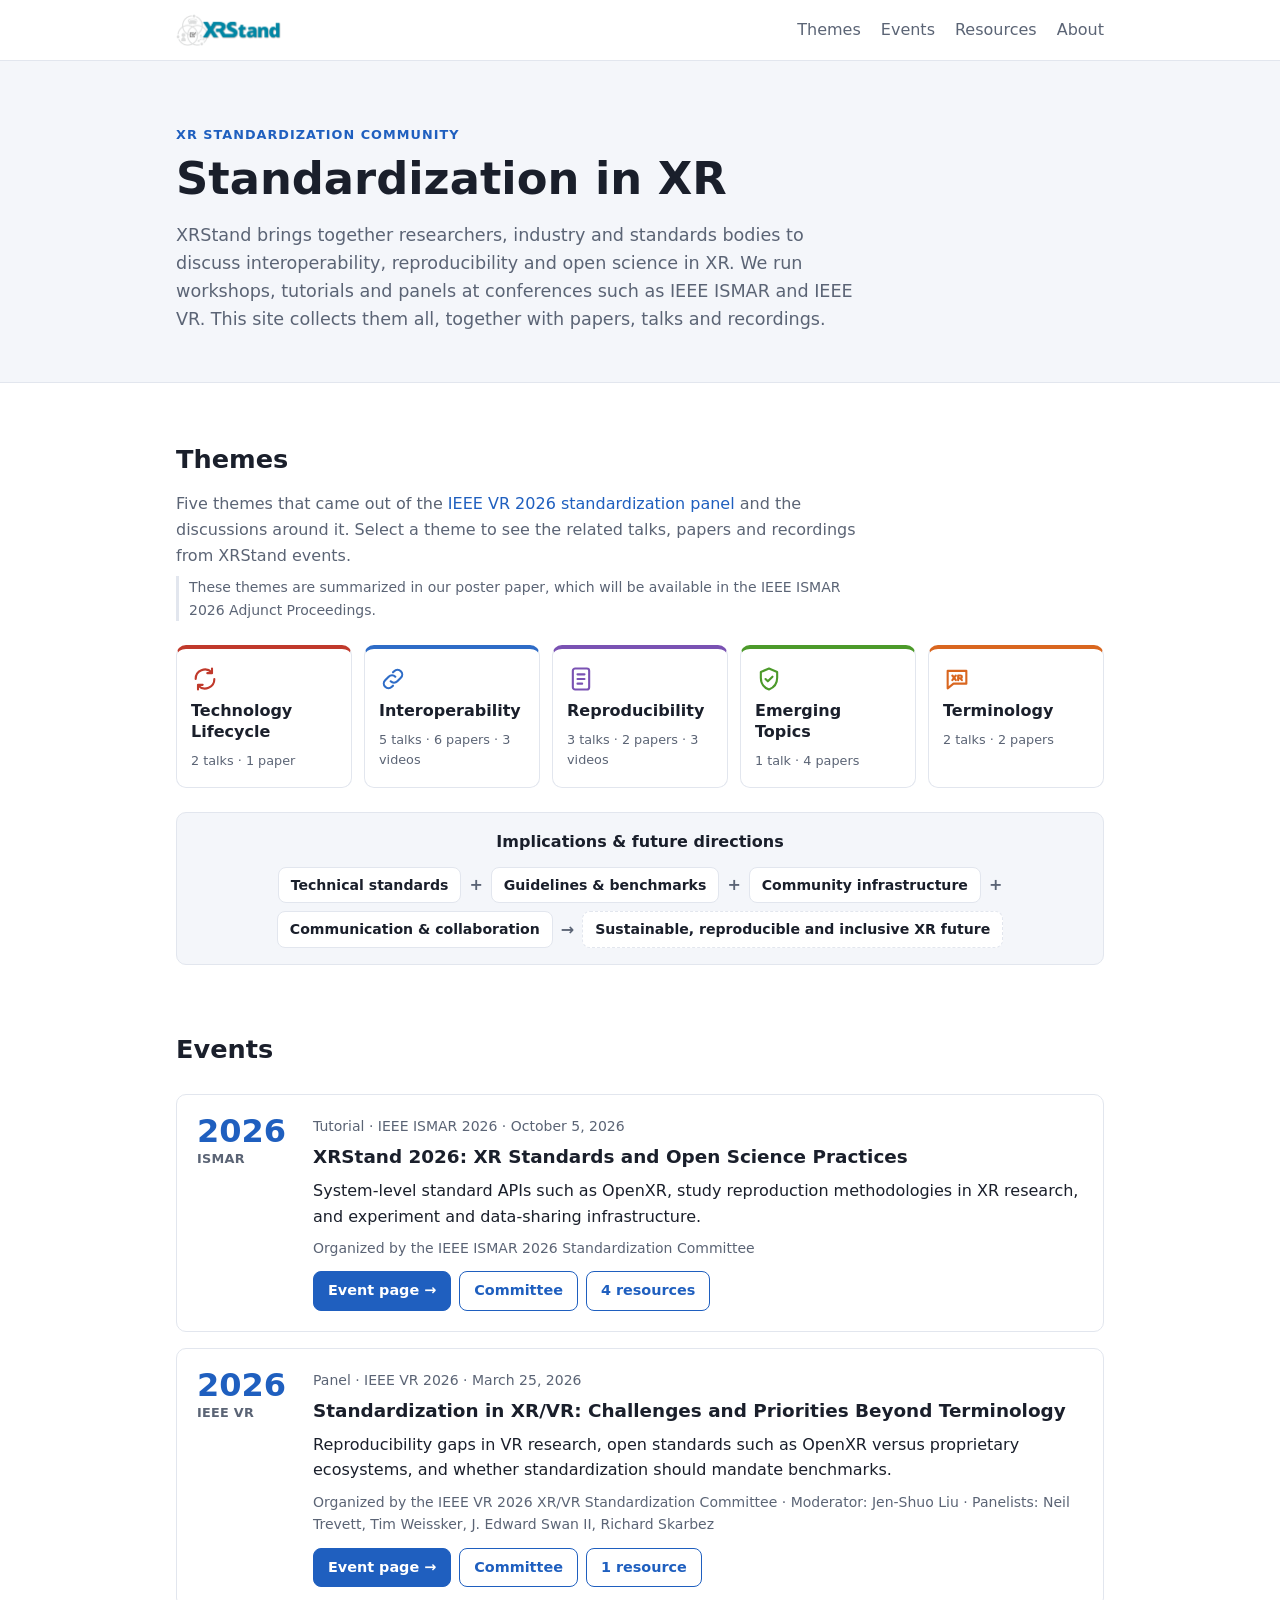
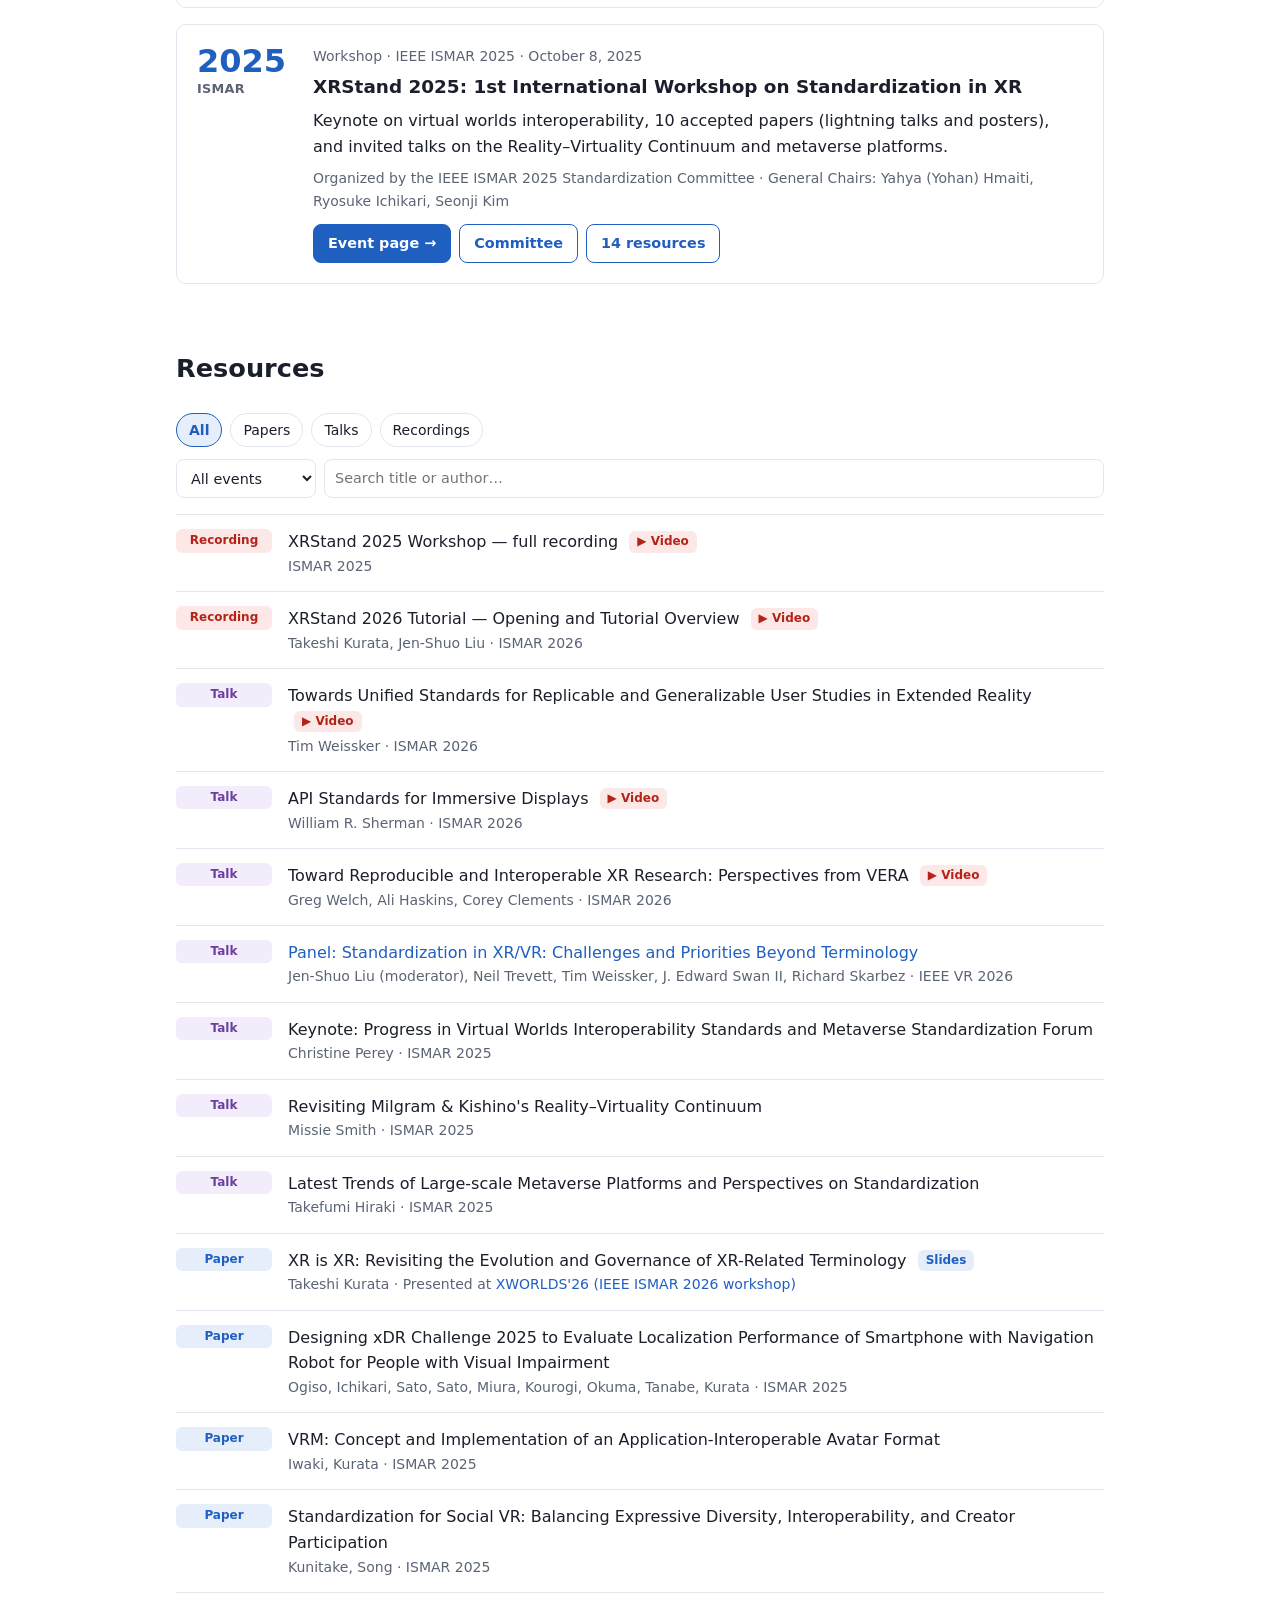
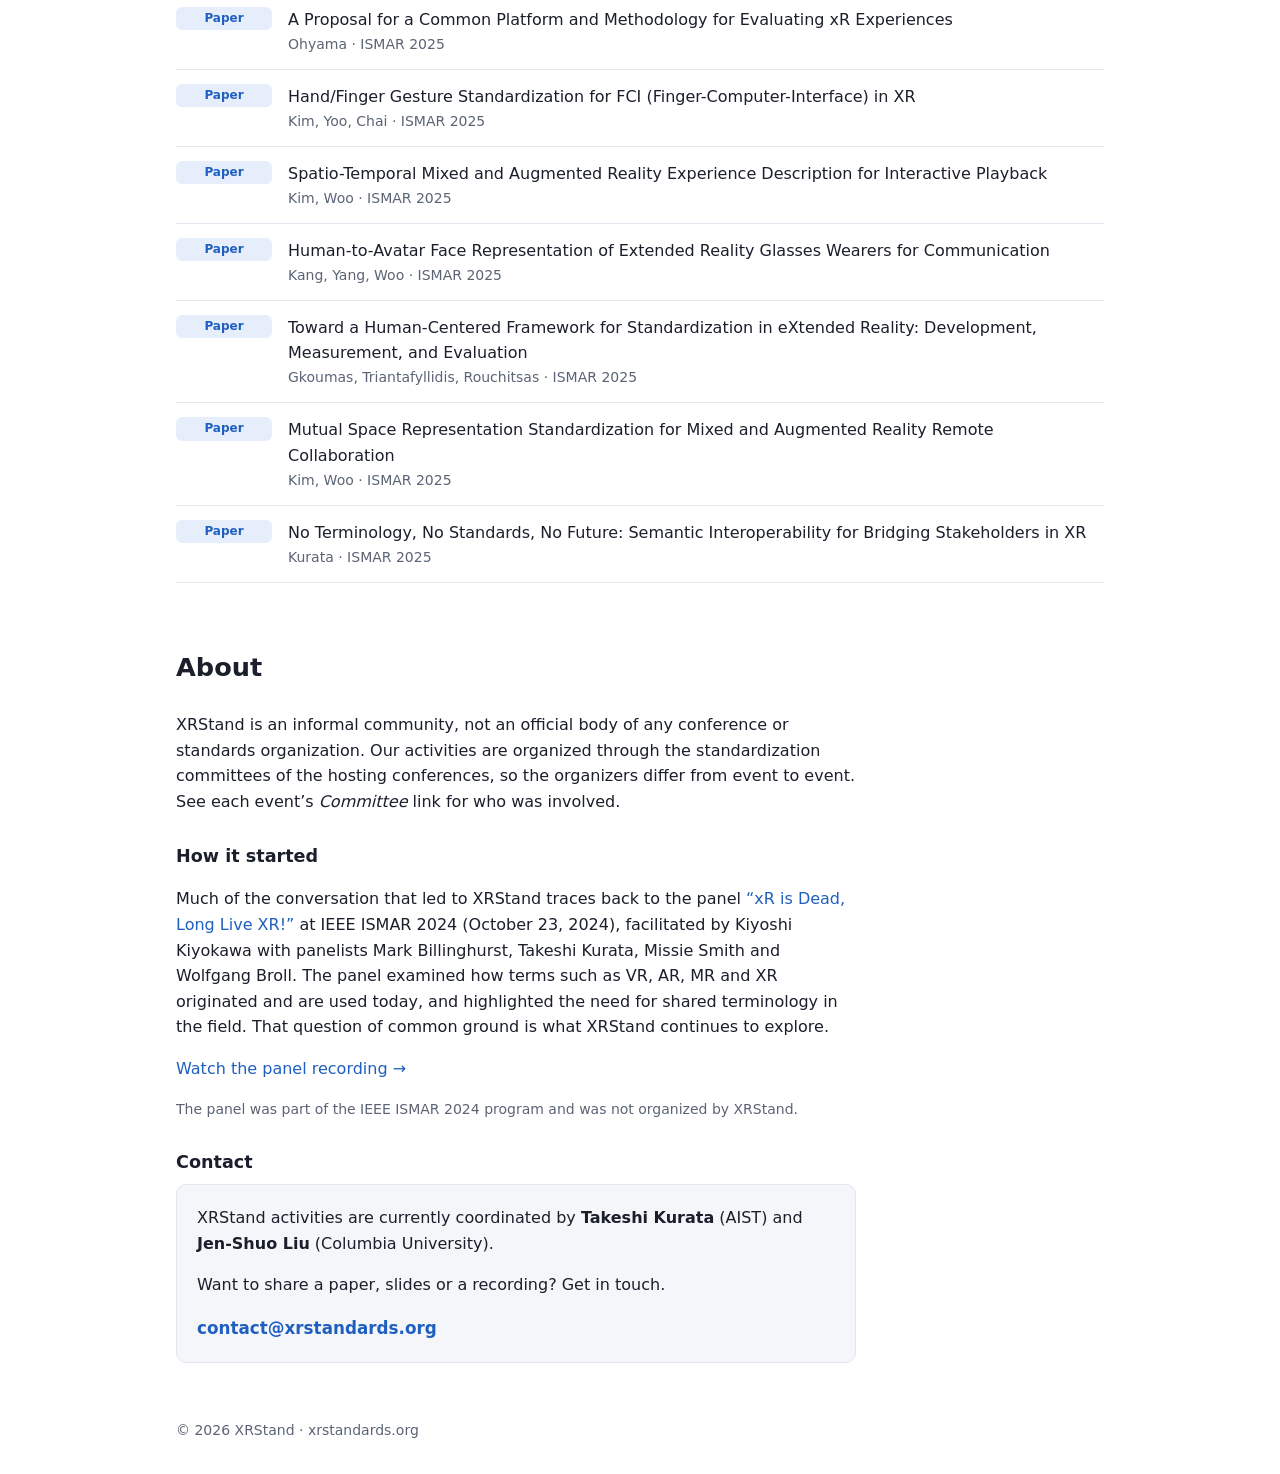
<file: index.html>
<!doctype html>
<html lang="en">
<head>
  <meta charset="utf-8">
  <meta name="viewport" content="width=device-width, initial-scale=1">
  <title>XRStand — Standardization in XR</title>
  <meta name="description" content="XRStand: workshops, tutorials and panels on standardization in XR at IEEE ISMAR, IEEE VR and beyond, with papers, talks and recordings.">
  <link rel="icon" href="images/xrstand-logo.png">
  <link rel="stylesheet" href="style.css">
</head>
<body>
  <header class="site-header">
    <div class="wrap header-inner">
      <a class="brand" href="#top">
        <img src="images/xrstand-logo.png" alt="XRStand" onerror="this.replaceWith('XRStand')">
      </a>
      <nav>
        <a href="#themes">Themes</a>
        <a href="#events">Events</a>
        <a href="#resources">Resources</a>
        <a href="#about">About</a>
      </nav>
    </div>
  </header>

  <main id="top">
    <section class="hero">
      <div class="wrap">
        <p class="eyebrow">XR standardization community</p>
        <h1>Standardization in XR</h1>
        <p class="lead">XRStand brings together researchers, industry and standards bodies to discuss interoperability, reproducibility and open science in XR. We run workshops, tutorials and panels at conferences such as IEEE ISMAR and IEEE VR. This site collects them all, together with papers, talks and recordings.</p>
        <div id="next-event" class="next-event"></div>
      </div>
    </section>

    <section id="themes" class="wrap section">
      <h2>Themes</h2>
      <p class="section-lead">Five themes that came out of the <a href="ieeevr2026/">IEEE VR 2026 standardization panel</a> and the discussions around it. Select a theme to see the related talks, papers and recordings from XRStand events.</p>
      <p class="section-note">These themes are summarized in our poster paper, which will be available in the IEEE ISMAR 2026 Adjunct Proceedings.</p>
      <div id="theme-grid" class="theme-grid" role="tablist" aria-label="Themes"></div>
      <div id="theme-panel" class="theme-panel" role="tabpanel" hidden></div>
      <div class="implications">
        <p class="implications-title">Implications &amp; future directions</p>
        <div class="implications-row">
          <span class="impl">Technical standards</span>
          <span class="impl-plus" aria-hidden="true">+</span>
          <span class="impl">Guidelines &amp; benchmarks</span>
          <span class="impl-plus" aria-hidden="true">+</span>
          <span class="impl">Community infrastructure</span>
          <span class="impl-plus" aria-hidden="true">+</span>
          <span class="impl">Communication &amp; collaboration</span>
          <span class="impl-arrow" aria-hidden="true">→</span>
          <span class="impl goal">Sustainable, reproducible and inclusive XR future</span>
        </div>
      </div>
    </section>

    <section id="events" class="wrap section">
      <h2>Events</h2>
      <div id="event-list" class="event-list"></div>
    </section>

    <section id="resources" class="wrap section">
      <h2>Resources</h2>
      <div class="filters">
        <div id="type-filters" class="chips" role="group" aria-label="Filter by type"></div>
        <div class="filter-row">
          <select id="event-filter" aria-label="Filter by event"></select>
          <input id="search" type="search" placeholder="Search title or author…" aria-label="Search resources">
        </div>
      </div>
      <ul id="resource-list" class="resource-list"></ul>
      <p id="empty" class="empty" hidden>No matching resources.</p>
    </section>

    <section id="about" class="wrap section about">
      <h2>About</h2>
      <p>XRStand is an informal community, not an official body of any conference or standards organization. Our activities are organized through the standardization committees of the hosting conferences, so the organizers differ from event to event. See each event&rsquo;s <em>Committee</em> link for who was involved.</p>

      <h3>How it started</h3>
      <p>Much of the conversation that led to XRStand traces back to the panel <a href="https://www.ieeeismar.net/2024/index.html%3Fp=1037.html">&ldquo;xR is Dead, Long Live XR!&rdquo;</a> at IEEE ISMAR 2024 (October 23, 2024), facilitated by Kiyoshi Kiyokawa with panelists Mark Billinghurst, Takeshi Kurata, Missie Smith and Wolfgang Broll. The panel examined how terms such as VR, AR, MR and XR originated and are used today, and highlighted the need for shared terminology in the field. That question of common ground is what XRStand continues to explore.</p>
      <p><a href="https://youtu.be/xDF59FpiB_s">Watch the panel recording &rarr;</a></p>
      <p class="muted small">The panel was part of the IEEE ISMAR 2024 program and was not organized by XRStand.</p>

      <h3 id="contact">Contact</h3>
      <div class="contact-card">
        <p>XRStand activities are currently coordinated by <strong>Takeshi Kurata</strong> (AIST) and <strong>Jen-Shuo Liu</strong> (Columbia University).</p>
        <div id="about-contact" hidden>
          <p>Want to share a paper, slides or a recording? Get in touch.</p>
          <p id="about-links" class="contact-email"></p>
        </div>
      </div>
    </section>
  </main>

  <footer class="wrap footer">
    <span>© <span id="year"></span> XRStand · xrstandards.org</span>
  </footer>

  <script src="data.js"></script>
  <script src="app.js"></script>
</body>
</html>
</file>
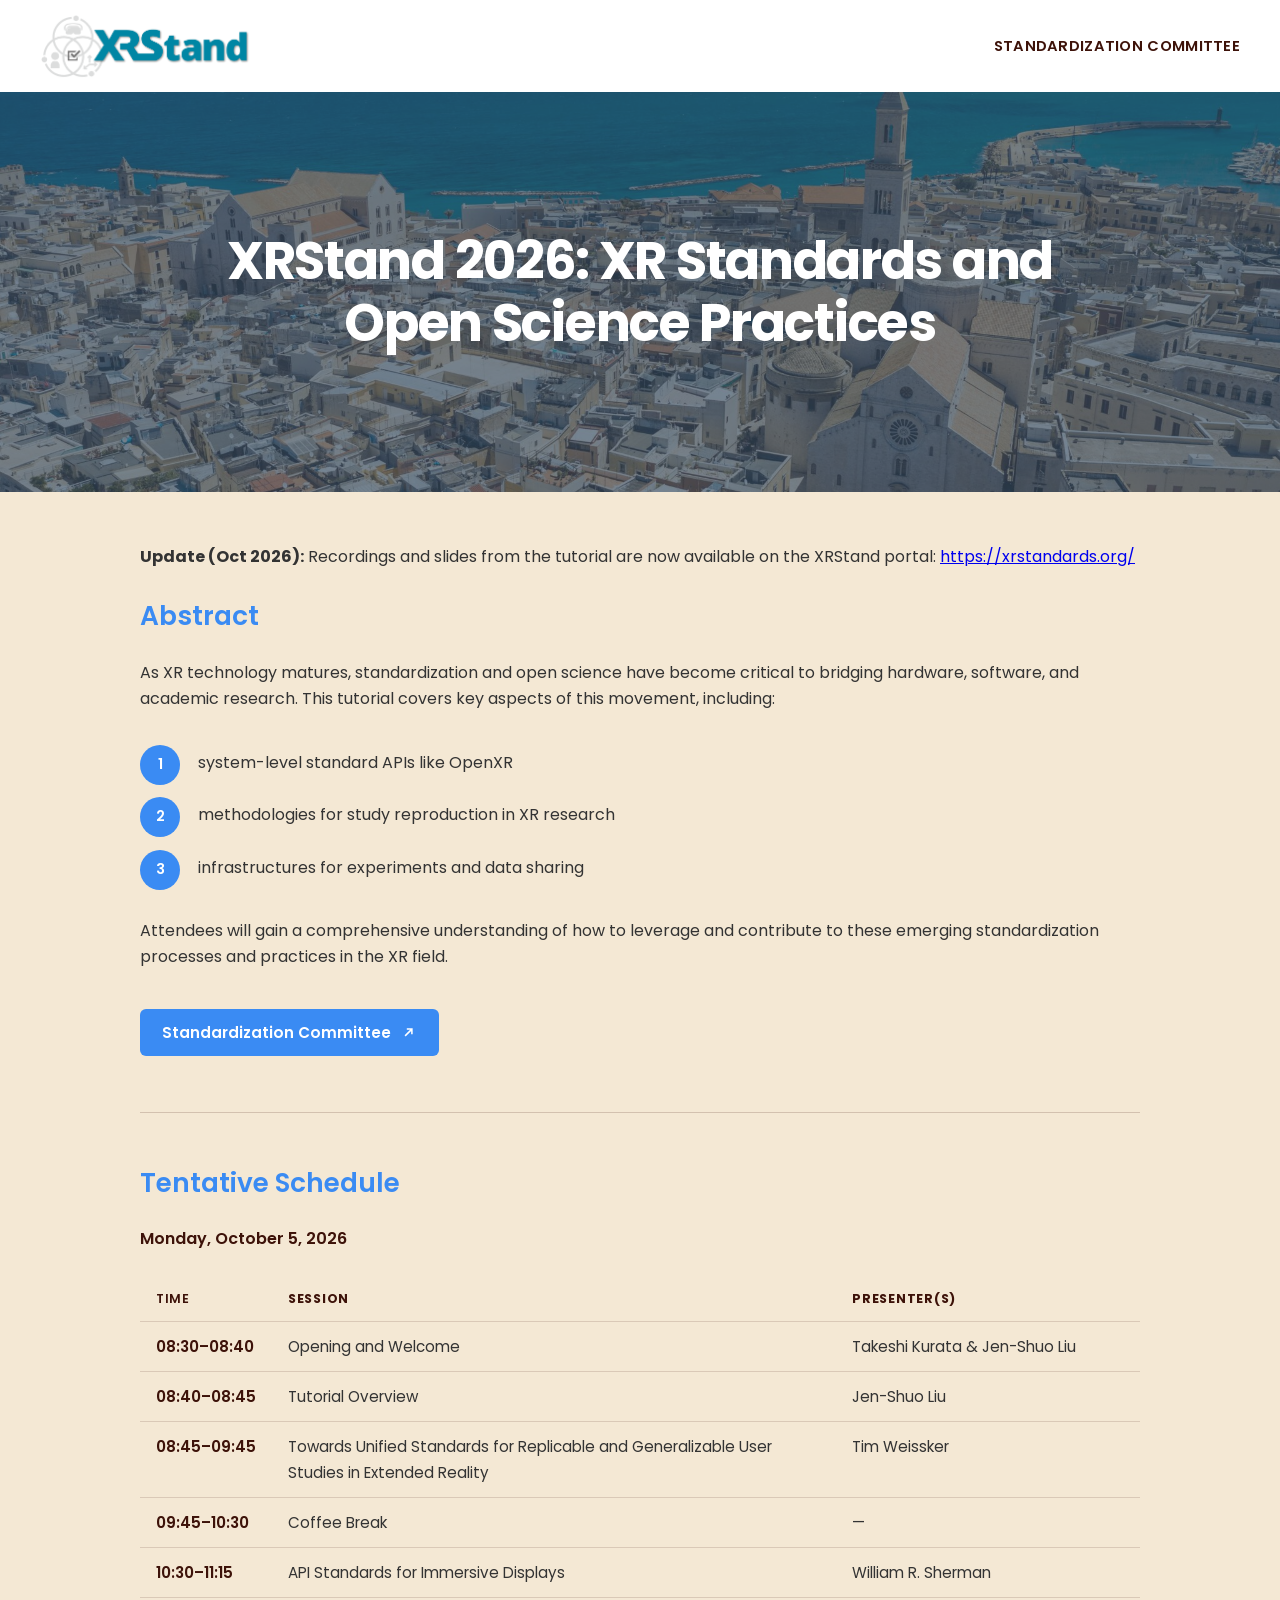
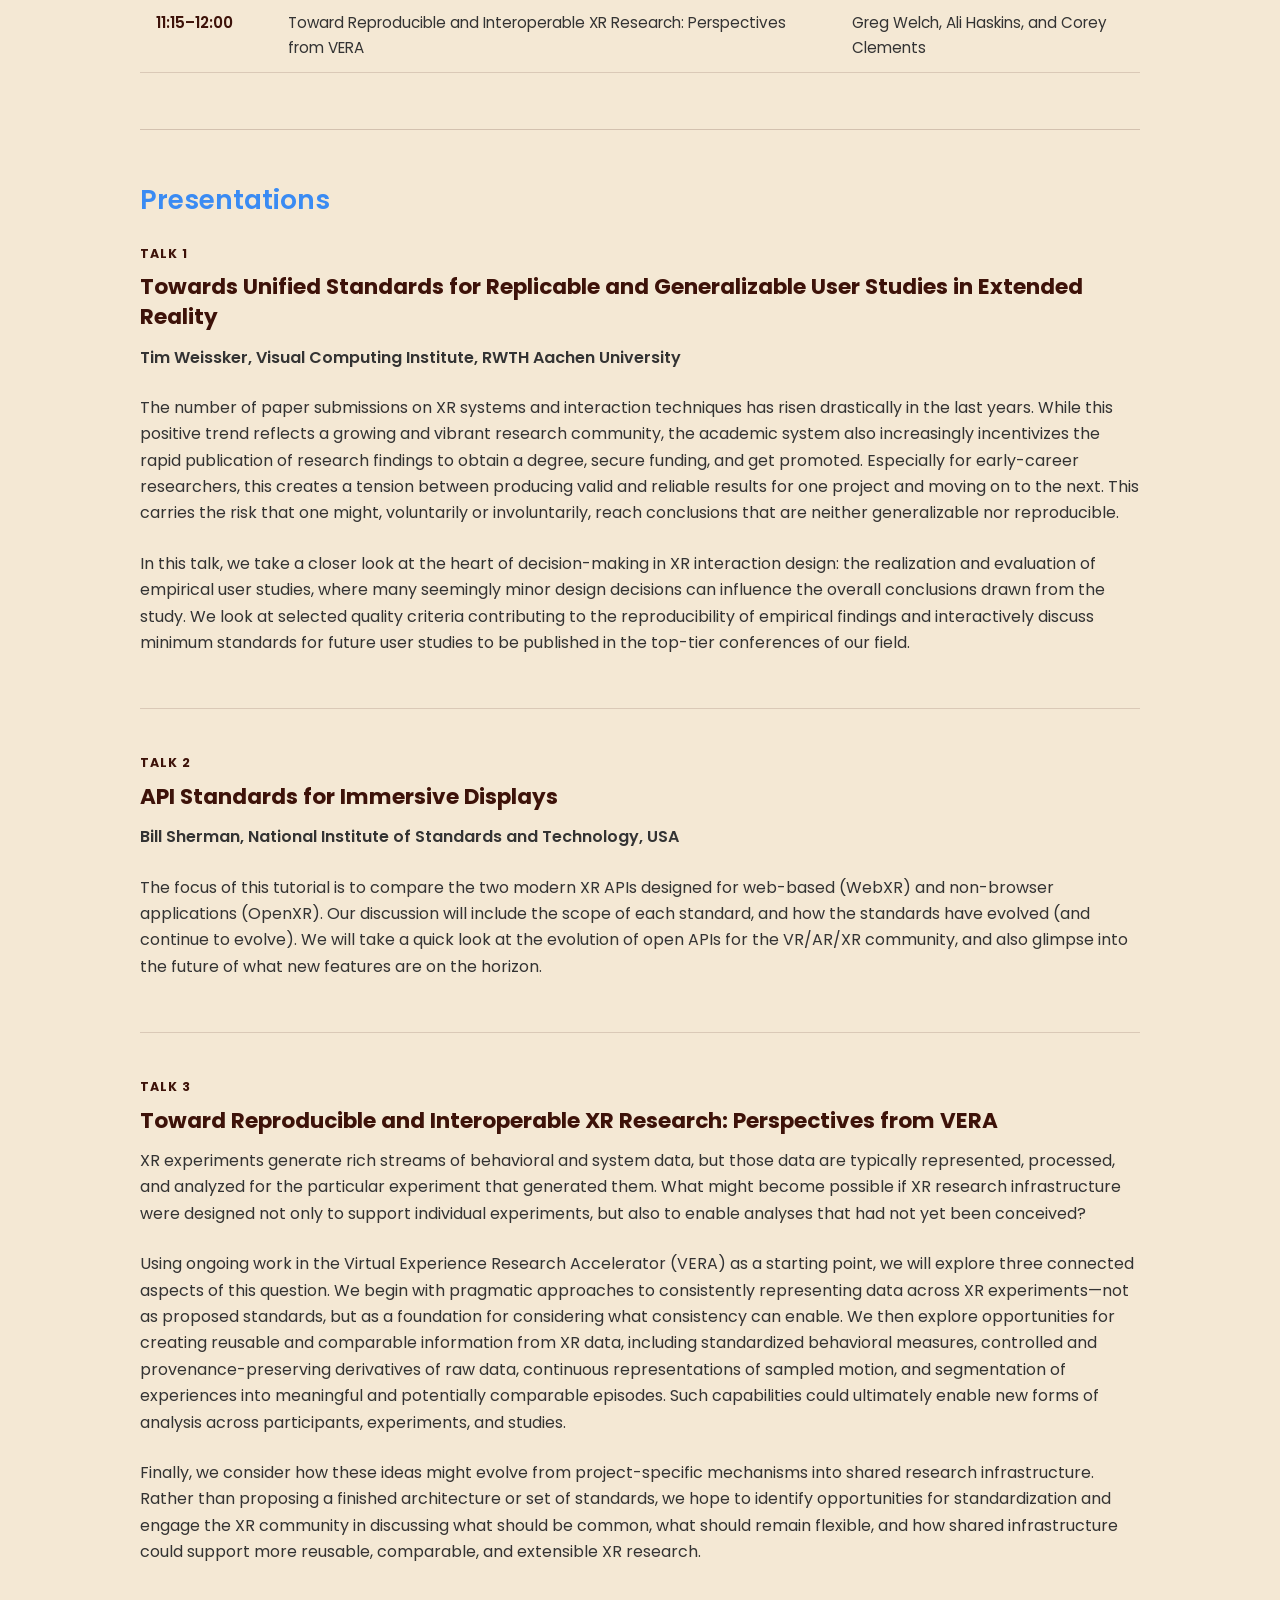
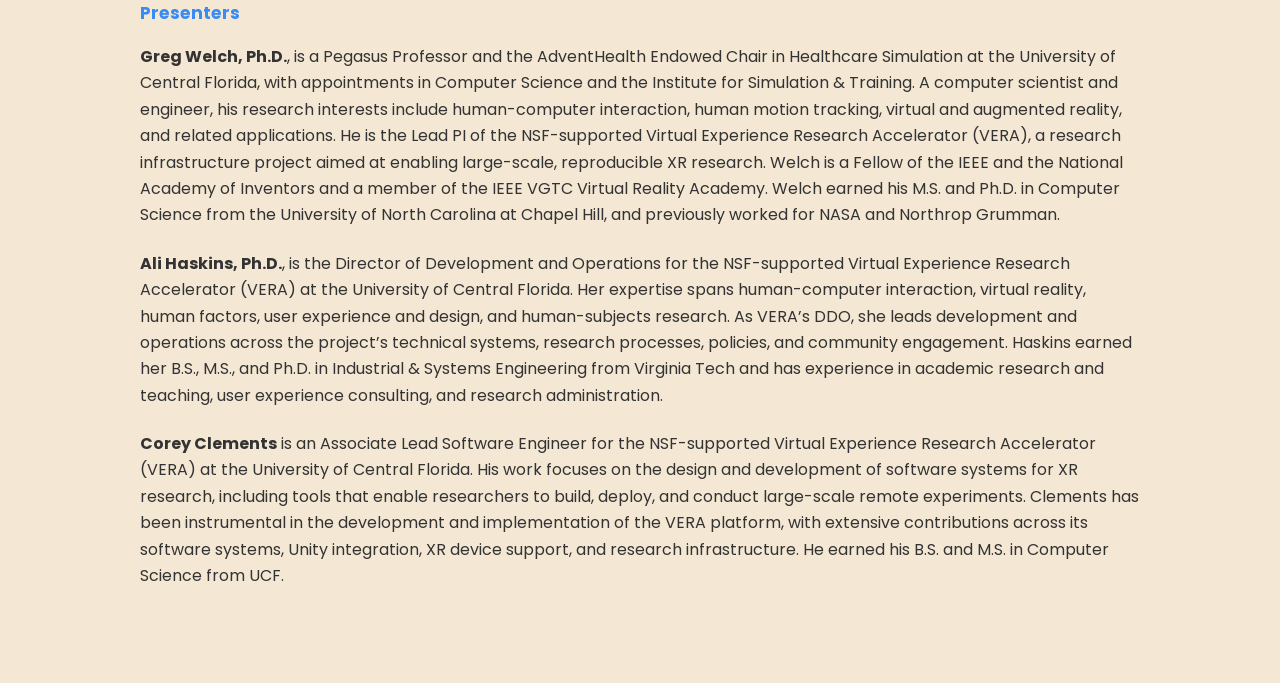
<file: ismar2026/index.html>
<!doctype html>
<html lang="en">
<head>
    <meta charset="utf-8">
    <meta name="viewport" content="width=device-width, initial-scale=1">
    <meta name="description" content="XRStand 2026: XR Standards and Open Science Practices.">
    <meta name="theme-color" content="#f4e8d4">
    <title>XRStand 2026: XR Standards and Open Science Practices</title>
    <link rel="preconnect" href="https://fonts.googleapis.com">
    <link rel="preconnect" href="https://fonts.gstatic.com" crossorigin>
    <link href="https://fonts.googleapis.com/css2?family=Poppins:wght@300;400;600;700&display=swap" rel="stylesheet">
    <style>
        :root {
            --cream: #f4e8d4;
            --blue: #3a8bf3;
            --brown: #3d1209;
            --ink: #333333;
            --white: #ffffff;
            --page-width: 1000px;
        }

        * {
            box-sizing: border-box;
        }

        html {
            scroll-behavior: smooth;
        }

        body {
            margin: 0;
            color: var(--ink);
            background: var(--cream);
            font-family: "Poppins", Arial, sans-serif;
            line-height: 1.65;
            -webkit-font-smoothing: antialiased;
        }

        img {
            display: block;
            max-width: 100%;
        }

        .skip-link {
            position: fixed;
            top: 12px;
            left: 12px;
            z-index: 20;
            padding: 10px 14px;
            color: var(--white);
            background: var(--brown);
            transform: translateY(-160%);
        }

        .skip-link:focus {
            transform: translateY(0);
        }

        .site-header {
            background: var(--white);
        }

        .header-inner {
            width: min(calc(100% - 40px), 1200px);
            min-height: 92px;
            margin: 0 auto;
            display: flex;
            align-items: center;
            justify-content: space-between;
            gap: 32px;
        }

        .brand {
            display: block;
        }

        .brand img {
            width: 210px;
            height: auto;
        }

        .committee-link {
            color: var(--brown);
            text-decoration: none;
            font-size: 0.92rem;
            font-weight: 600;
            letter-spacing: 0.02em;
            text-transform: uppercase;
        }

        .committee-link:hover,
        .committee-link:focus-visible {
            color: var(--blue);
        }

        .hero {
            position: relative;
            min-height: 400px;
            display: grid;
            place-items: center;
            padding: 54px 20px;
            overflow: hidden;
            text-align: center;
            background: #33495c url("images/ismar-2026-hero.jpg") center 46% / cover no-repeat;
        }

        .hero::before {
            content: "";
            position: absolute;
            inset: 0;
            background: rgba(44, 68, 90, 0.64);
        }

        .hero h1 {
            position: relative;
            z-index: 1;
            max-width: 920px;
            margin: 0;
            color: var(--white);
            font-size: clamp(2.1rem, 4.2vw, 3.25rem);
            line-height: 1.2;
            letter-spacing: -0.025em;
        }

        .page-content {
            width: min(calc(100% - 40px), var(--page-width));
            margin: 0 auto;
            padding: 52px 0 72px;
        }

        .page-content h2 {
            margin: 0 0 22px;
            color: var(--blue);
            font-size: 1.65rem;
            font-weight: 600;
        }

        .page-content p {
            margin: 0 0 24px;
            font-size: 1rem;
        }

        .focus-areas {
            margin: 28px 0;
            padding: 0;
            list-style: none;
            counter-reset: focus-area;
        }

        .focus-areas li {
            position: relative;
            min-height: 44px;
            padding: 9px 0 9px 58px;
            counter-increment: focus-area;
        }

        .focus-areas li + li {
            margin-top: 8px;
        }

        .focus-areas li::before {
            content: counter(focus-area);
            position: absolute;
            top: 4px;
            left: 0;
            width: 40px;
            height: 40px;
            display: grid;
            place-items: center;
            color: var(--white);
            background: var(--blue);
            border-radius: 50%;
            font-size: 0.9rem;
            font-weight: 600;
        }

        .presentations {
            margin-top: 56px;
            padding-top: 48px;
            border-top: 1px solid rgba(61, 18, 9, 0.18);
        }

        .schedule {
            margin-top: 56px;
            padding-top: 48px;
            border-top: 1px solid rgba(61, 18, 9, 0.18);
        }

        .schedule-date {
            margin: -8px 0 20px;
            color: var(--brown);
            font-weight: 600;
        }

        .schedule-table-wrap {
            overflow-x: auto;
        }

        .schedule-table {
            width: 100%;
            min-width: 560px;
            border-collapse: collapse;
            font-size: 0.95rem;
        }

        .schedule-table th,
        .schedule-table td {
            padding: 12px 16px;
            text-align: left;
            vertical-align: top;
            border-bottom: 1px solid rgba(61, 18, 9, 0.14);
        }

        .schedule-table th {
            color: var(--brown);
            font-size: 0.78rem;
            font-weight: 700;
            letter-spacing: 0.06em;
            text-transform: uppercase;
        }

        .schedule-table td:first-child,
        .schedule-table th:first-child {
            white-space: nowrap;
            color: var(--brown);
            font-weight: 600;
        }

        .talk + .talk {
            margin-top: 52px;
            padding-top: 44px;
            border-top: 1px solid rgba(61, 18, 9, 0.14);
        }

        .talk-number {
            margin-bottom: 8px;
            color: var(--brown);
            font-size: 0.78rem;
            font-weight: 700;
            letter-spacing: 0.08em;
            text-transform: uppercase;
        }

        .page-content .talk h3 {
            margin: 0 0 12px;
            color: var(--brown);
            font-size: 1.35rem;
            line-height: 1.4;
        }

        .page-content .talk h4 {
            margin: 34px 0 16px;
            color: var(--blue);
            font-size: 1.08rem;
        }

        .page-content .presenter {
            margin-bottom: 24px;
            font-weight: 600;
        }

        .page-content .presenter-bio {
            margin-bottom: 22px;
        }

        .page-content .forthcoming {
            color: #5f5f5f;
            font-style: italic;
        }

        .committee-button {
            display: inline-flex;
            align-items: center;
            gap: 9px;
            margin-top: 14px;
            padding: 11px 22px;
            color: var(--white);
            background: var(--blue);
            border-radius: 6px;
            text-decoration: none;
            font-size: 0.95rem;
            font-weight: 600;
            transition: transform 180ms ease, background-color 180ms ease;
        }

        .committee-button:hover,
        .committee-button:focus-visible {
            background: #246fce;
            transform: translateY(-2px);
        }

        .committee-button svg {
            width: 17px;
            height: 17px;
        }

        :focus-visible {
            outline: 3px solid var(--blue);
            outline-offset: 4px;
        }

        @media (max-width: 640px) {
            .header-inner {
                width: min(calc(100% - 28px), 1200px);
                min-height: 76px;
                gap: 18px;
            }

            .brand img {
                width: 148px;
            }

            .committee-link {
                font-size: 0.72rem;
                text-align: right;
            }

            .hero {
                min-height: 280px;
                padding: 42px 18px;
            }

            .hero h1 {
                font-size: clamp(1.8rem, 8.2vw, 2.45rem);
            }

            .page-content {
                width: min(calc(100% - 32px), var(--page-width));
                padding: 40px 0 54px;
            }

            .page-content h2 {
                font-size: 1.4rem;
            }

            .presentations {
                margin-top: 42px;
                padding-top: 36px;
            }

            .talk + .talk {
                margin-top: 40px;
                padding-top: 34px;
            }

            .page-content .talk h3 {
                font-size: 1.18rem;
            }

            .schedule {
                margin-top: 42px;
                padding-top: 36px;
            }

            .schedule-table th,
            .schedule-table td {
                padding: 10px 12px;
            }

            .page-content p,
            .focus-areas {
                font-size: 0.94rem;
            }
        }

        @media (prefers-reduced-motion: reduce) {
            html {
                scroll-behavior: auto;
            }

            * {
                transition-duration: 0.01ms !important;
            }
        }
    </style>
</head>
<body>
    <a class="skip-link" href="#main-content">Skip to main content</a>

    <header class="site-header">
        <div class="header-inner">
            <a class="brand" href="#" aria-label="XRStand 2026 home">
                <img src="images/xrstand-logo.png" alt="XRStand">
            </a>
            <a class="committee-link" href="https://www.ieeeismar.net/2026/committee/standardization/" target="_blank" rel="noopener noreferrer">
                Standardization Committee
            </a>
        </div>
    </header>

    <main id="main-content">
        <section class="hero" aria-labelledby="page-title">
            <h1 id="page-title">XRStand 2026: XR Standards and Open Science Practices</h1>
        </section>

        <section class="page-content" aria-labelledby="abstract-title">
            <p><strong>Update (Oct 2026):</strong> Recordings and slides from the tutorial are now available on the XRStand portal: <a href="https://xrstandards.org/">https://xrstandards.org/</a></p>
            <h2 id="abstract-title">Abstract</h2>
            <p>
                As XR technology matures, standardization and open science have become critical to bridging hardware, software, and academic research. This tutorial covers key aspects of this movement, including:
            </p>
            <ol class="focus-areas">
                <li>system-level standard APIs like OpenXR</li>
                <li>methodologies for study reproduction in XR research</li>
                <li>infrastructures for experiments and data sharing</li>
            </ol>
            <p>
                Attendees will gain a comprehensive understanding of how to leverage and contribute to these emerging standardization processes and practices in the XR field.
            </p>
            <a class="committee-button" href="https://www.ieeeismar.net/2026/committee/standardization/" target="_blank" rel="noopener noreferrer">
                Standardization Committee
                <svg aria-hidden="true" viewBox="0 0 20 20" fill="none" stroke="currentColor" stroke-width="1.8">
                    <path d="M6 14 14 6M8 6h6v6"></path>
                </svg>
            </a>

            <div class="schedule" aria-labelledby="schedule-title">
                <h2 id="schedule-title">Tentative Schedule</h2>
                <p class="schedule-date">Monday, October 5, 2026</p>
                <div class="schedule-table-wrap">
                    <table class="schedule-table">
                        <thead>
                            <tr>
                                <th scope="col">Time</th>
                                <th scope="col">Session</th>
                                <th scope="col">Presenter(s)</th>
                            </tr>
                        </thead>
                        <tbody>
                            <tr>
                                <td>08:30&ndash;08:40</td>
                                <td>Opening and Welcome</td>
                                <td>Takeshi Kurata &amp; Jen-Shuo Liu</td>
                            </tr>
                            <tr>
                                <td>08:40&ndash;08:45</td>
                                <td>Tutorial Overview</td>
                                <td>Jen-Shuo Liu</td>
                            </tr>
                            <tr>
                                <td>08:45&ndash;09:45</td>
                                <td>Towards Unified Standards for Replicable and Generalizable User Studies in Extended Reality</td>
                                <td>Tim Weissker</td>
                            </tr>
                            <tr>
                                <td>09:45&ndash;10:30</td>
                                <td>Coffee Break</td>
                                <td>&mdash;</td>
                            </tr>
                            <tr>
                                <td>10:30&ndash;11:15</td>
                                <td>API Standards for Immersive Displays</td>
                                <td>William R. Sherman</td>
                            </tr>
                            <tr>
                                <td>11:15&ndash;12:00</td>
                                <td>Toward Reproducible and Interoperable XR Research: Perspectives from VERA</td>
                                <td>Greg Welch, Ali Haskins, and Corey Clements</td>
                            </tr>
                        </tbody>
                    </table>
                </div>
            </div>

            <div class="presentations" aria-labelledby="presentations-title">
                <h2 id="presentations-title">Presentations</h2>

                <article class="talk">
                    <div class="talk-number">Talk 1</div>
                    <h3>Towards Unified Standards for Replicable and Generalizable User Studies in Extended Reality</h3>
                    <p class="presenter">Tim Weissker, Visual Computing Institute, RWTH Aachen University</p>
                    <p>
                        The number of paper submissions on XR systems and interaction techniques has risen drastically in the last years. While this positive trend reflects a growing and vibrant research community, the academic system also increasingly incentivizes the rapid publication of research findings to obtain a degree, secure funding, and get promoted. Especially for early-career researchers, this creates a tension between producing valid and reliable results for one project and moving on to the next. This carries the risk that one might, voluntarily or involuntarily, reach conclusions that are neither generalizable nor reproducible.
                    </p>
                    <p>
                        In this talk, we take a closer look at the heart of decision-making in XR interaction design: the realization and evaluation of empirical user studies, where many seemingly minor design decisions can influence the overall conclusions drawn from the study. We look at selected quality criteria contributing to the reproducibility of empirical findings and interactively discuss minimum standards for future user studies to be published in the top-tier conferences of our field.
                    </p>
                </article>

                <article class="talk">
                    <div class="talk-number">Talk 2</div>
                    <h3>API Standards for Immersive Displays</h3>
                    <p class="presenter">Bill Sherman, National Institute of Standards and Technology, USA</p>
                    <p>
                        The focus of this tutorial is to compare the two modern XR APIs designed for web-based (WebXR) and non-browser applications (OpenXR). Our discussion will include the scope of each standard, and how the standards have evolved (and continue to evolve). We will take a quick look at the evolution of open APIs for the VR/AR/XR community, and also glimpse into the future of what new features are on the horizon.
                    </p>
                </article>

                <article class="talk">
                    <div class="talk-number">Talk 3</div>
                    <h3>Toward Reproducible and Interoperable XR Research: Perspectives from VERA</h3>
                    <p>
                        XR experiments generate rich streams of behavioral and system data, but those data are typically represented, processed, and analyzed for the particular experiment that generated them. What might become possible if XR research infrastructure were designed not only to support individual experiments, but also to enable analyses that had not yet been conceived?
                    </p>
                    <p>
                        Using ongoing work in the Virtual Experience Research Accelerator (VERA) as a starting point, we will explore three connected aspects of this question. We begin with pragmatic approaches to consistently representing data across XR experiments&mdash;not as proposed standards, but as a foundation for considering what consistency can enable. We then explore opportunities for creating reusable and comparable information from XR data, including standardized behavioral measures, controlled and provenance-preserving derivatives of raw data, continuous representations of sampled motion, and segmentation of experiences into meaningful and potentially comparable episodes. Such capabilities could ultimately enable new forms of analysis across participants, experiments, and studies.
                    </p>
                    <p>
                        Finally, we consider how these ideas might evolve from project-specific mechanisms into shared research infrastructure. Rather than proposing a finished architecture or set of standards, we hope to identify opportunities for standardization and engage the XR community in discussing what should be common, what should remain flexible, and how shared infrastructure could support more reusable, comparable, and extensible XR research.
                    </p>

                    <h4>Presenters</h4>
                    <p class="presenter-bio">
                        <strong>Greg Welch, Ph.D.</strong>, is a Pegasus Professor and the AdventHealth Endowed Chair in Healthcare Simulation at the University of Central Florida, with appointments in Computer Science and the Institute for Simulation &amp; Training. A computer scientist and engineer, his research interests include human-computer interaction, human motion tracking, virtual and augmented reality, and related applications. He is the Lead PI of the NSF-supported Virtual Experience Research Accelerator (VERA), a research infrastructure project aimed at enabling large-scale, reproducible XR research. Welch is a Fellow of the IEEE and the National Academy of Inventors and a member of the IEEE VGTC Virtual Reality Academy. Welch earned his M.S. and Ph.D. in Computer Science from the University of North Carolina at Chapel Hill, and previously worked for NASA and Northrop Grumman.
                    </p>
                    <p class="presenter-bio">
                        <strong>Ali Haskins, Ph.D.</strong>, is the Director of Development and Operations for the NSF-supported Virtual Experience Research Accelerator (VERA) at the University of Central Florida. Her expertise spans human-computer interaction, virtual reality, human factors, user experience and design, and human-subjects research. As VERA&rsquo;s DDO, she leads development and operations across the project&rsquo;s technical systems, research processes, policies, and community engagement. Haskins earned her B.S., M.S., and Ph.D. in Industrial &amp; Systems Engineering from Virginia Tech and has experience in academic research and teaching, user experience consulting, and research administration.
                    </p>
                    <p class="presenter-bio">
                        <strong>Corey Clements</strong> is an Associate Lead Software Engineer for the NSF-supported Virtual Experience Research Accelerator (VERA) at the University of Central Florida. His work focuses on the design and development of software systems for XR research, including tools that enable researchers to build, deploy, and conduct large-scale remote experiments. Clements has been instrumental in the development and implementation of the VERA platform, with extensive contributions across its software systems, Unity integration, XR device support, and research infrastructure. He earned his B.S. and M.S. in Computer Science from UCF.
                    </p>
                </article>
            </div>
        </section>
    </main>
</body>
</html>
</file>
<file: style.css>
:root {
  --bg: #ffffff;
  --bg-soft: #f4f6fa;
  --fg: #1a1f2b;
  --muted: #5b6475;
  --line: #e2e6ee;
  --accent: #1f5fbf;
  --accent-soft: #e6eefb;
  --radius: 10px;
}
@media (prefers-color-scheme: dark) {
  :root {
    --bg: #11151c;
    --bg-soft: #1a2029;
    --fg: #e8ecf3;
    --muted: #9aa4b5;
    --line: #2a3140;
    --accent: #7fb0ff;
    --accent-soft: #1e2a40;
  }
}

* { box-sizing: border-box; }
html { scroll-behavior: smooth; }
body {
  margin: 0;
  background: var(--bg);
  color: var(--fg);
  font: 16px/1.6 system-ui, -apple-system, "Segoe UI", Roboto, sans-serif;
}
a { color: var(--accent); text-decoration: none; }
a:hover { text-decoration: underline; }
.wrap { max-width: 960px; margin: 0 auto; padding: 0 16px; }
.muted { color: var(--muted); }
.small { font-size: 0.875rem; }

/* Header */
.site-header {
  position: sticky; top: 0; z-index: 10;
  background: color-mix(in srgb, var(--bg) 88%, transparent);
  backdrop-filter: blur(8px);
  border-bottom: 1px solid var(--line);
}
.header-inner { display: flex; align-items: center; justify-content: space-between; height: 60px; }
.brand { display: flex; align-items: center; gap: 10px; font-weight: 700; font-size: 1.15rem; color: var(--fg); }
.brand img { height: 32px; width: auto; }
.brand:hover { text-decoration: none; }
nav { display: flex; gap: 20px; }
nav a { color: var(--muted); font-weight: 500; }
nav a:hover { color: var(--fg); text-decoration: none; }

/* Hero */
.hero { background: var(--bg-soft); border-bottom: 1px solid var(--line); padding: 64px 0 48px; }
.eyebrow { text-transform: uppercase; letter-spacing: .08em; font-size: .8rem; font-weight: 600; color: var(--accent); margin: 0 0 8px; }
.hero h1 { font-size: clamp(1.9rem, 5vw, 2.8rem); line-height: 1.15; margin: 0 0 16px; }
.lead { font-size: 1.1rem; color: var(--muted); max-width: 680px; margin: 0; }
.next-event {
  margin-top: 28px; display: flex; flex-wrap: wrap; align-items: center; gap: 8px 12px;
  padding: 14px 16px; border: 1px solid var(--line); border-radius: var(--radius); background: var(--bg);
}
.next-event a { font-weight: 600; }
.badge { background: var(--accent); color: var(--bg); font-size: .75rem; font-weight: 700; padding: 2px 8px; border-radius: 999px; }

/* Sections */
.section { padding: 56px 16px 8px; }
.section h2 { font-size: 1.6rem; margin: 0 0 24px; }

/* Events */
.event-list { display: grid; gap: 16px; }
.event { display: grid; grid-template-columns: 96px 1fr; gap: 20px; padding: 20px; border: 1px solid var(--line); border-radius: var(--radius); }
.event-year { font-size: 2rem; font-weight: 800; color: var(--accent); line-height: 1; }
.event-body h3 { margin: 4px 0 8px; font-size: 1.15rem; line-height: 1.35; }
.event-body h3 a { color: var(--fg); }
.event-body p { margin: 0 0 8px; }
.event-meta { color: var(--muted); font-size: .875rem; }
.event-actions { display: flex; flex-wrap: wrap; gap: 8px; margin-top: 12px; }
.btn {
  display: inline-block; padding: 7px 14px; border-radius: 8px; font: inherit; font-size: .9rem; font-weight: 600;
  background: var(--accent); color: var(--bg); border: 1px solid var(--accent); cursor: pointer;
}
.btn:hover { text-decoration: none; filter: brightness(1.08); }
.btn.ghost { background: transparent; color: var(--accent); }

/* Filters */
.filters { display: grid; gap: 12px; margin-bottom: 16px; }
.chips { display: flex; flex-wrap: wrap; gap: 8px; }
.chip {
  font: inherit; font-size: .875rem; padding: 5px 12px; border-radius: 999px; cursor: pointer;
  border: 1px solid var(--line); background: var(--bg); color: var(--fg);
}
.chip[aria-pressed="true"] { background: var(--accent-soft); border-color: var(--accent); color: var(--accent); font-weight: 600; }
.filter-row { display: flex; gap: 8px; flex-wrap: wrap; }
.filter-row select, .filter-row input {
  font: inherit; font-size: .9rem; padding: 7px 10px; border: 1px solid var(--line); border-radius: 8px;
  background: var(--bg); color: var(--fg);
}
.filter-row input { flex: 1; min-width: 180px; }

/* Resources */
.resource-list { list-style: none; margin: 0; padding: 0; border-top: 1px solid var(--line); }
.resource { display: grid; grid-template-columns: 96px 1fr; gap: 16px; padding: 14px 0; border-bottom: 1px solid var(--line); align-items: start; }
.r-title { font-weight: 500; }
.tag { font-size: .75rem; font-weight: 600; padding: 2px 8px; border-radius: 6px; text-align: center; background: var(--bg-soft); color: var(--muted); }
.tag-recording { background: #fde8e8; color: #b42318; }
.tag-paper { background: var(--accent-soft); color: var(--accent); }
.tag-standard { background: #e6f5ec; color: #19703f; }
.tag-talk { background: #f3ecfb; color: #6b3fa0; }
.tag-slides { background: #fff4e0; color: #9a5b00; }
@media (prefers-color-scheme: dark) {
  .tag-recording { background: #3a1d1d; color: #ff9b91; }
  .tag-standard { background: #173024; color: #7fd6a3; }
  .tag-talk { background: #2a2140; color: #c6a8f0; }
  .tag-slides { background: #3a2c14; color: #f3c577; }
}
.empty { color: var(--muted); padding: 16px 0; }

.about p { max-width: 680px; }
.footer { padding: 48px 16px 32px; color: var(--muted); font-size: .875rem; }

@media (max-width: 600px) {
  nav { gap: 14px; font-size: .9rem; }
  .event { grid-template-columns: 1fr; gap: 8px; }
  .resource { grid-template-columns: 1fr; gap: 6px; }
  .tag { justify-self: start; }
}
.event-year span { display: block; margin-top: 6px; font-size: .8rem; font-weight: 600; color: var(--muted); letter-spacing: .02em; }
.about h3 { font-size: 1.1rem; margin: 28px 0 8px; }
.contact-card { border: 1px solid var(--line); border-radius: var(--radius); background: var(--bg-soft); padding: 4px 20px; max-width: 680px; }
.contact-email { font-size: 1.05rem; font-weight: 600; }
.watch { display: inline-block; margin-left: 6px; padding: 1px 8px; border-radius: 6px; font-size: .75rem; font-weight: 600; vertical-align: 2px; background: #fde8e8; color: #b42318; white-space: nowrap; }
.watch:hover { text-decoration: none; filter: brightness(.97); }
@media (prefers-color-scheme: dark) { .watch { background: #3a1d1d; color: #ff9b91; } }

/* Theme map */
:root {
  --th-lifecycle: #c0392b; --th-interoperability: #2e6cc7; --th-reproducibility: #7a52b3;
  --th-emerging: #4c9a2a; --th-terminology: #d9661f;
}
@media (prefers-color-scheme: dark) {
  :root {
    --th-lifecycle: #ff8a7a; --th-interoperability: #82b1ff; --th-reproducibility: #c3a6f0;
    --th-emerging: #8fd16a; --th-terminology: #ffae73;
  }
}
.theme-lifecycle { --th: var(--th-lifecycle); }
.theme-interoperability { --th: var(--th-interoperability); }
.theme-reproducibility { --th: var(--th-reproducibility); }
.theme-emerging { --th: var(--th-emerging); }
.theme-terminology { --th: var(--th-terminology); }

.section-lead { color: var(--muted); max-width: 680px; margin: -12px 0 8px; }
.section-note { font-size: .875rem; color: var(--muted); max-width: 680px; margin: 0 0 24px; padding-left: 10px; border-left: 3px solid var(--line); }
.theme-grid { display: grid; grid-template-columns: repeat(5, 1fr); gap: 12px; }
.theme-card {
  display: flex; flex-direction: column; align-items: flex-start; gap: 8px; text-align: left;
  font: inherit; color: var(--fg); background: var(--bg); cursor: pointer;
  border: 1px solid var(--line); border-top: 4px solid var(--th); border-radius: var(--radius); padding: 16px 14px;
  transition: transform .15s, box-shadow .15s, background .15s;
}
.theme-card:hover { transform: translateY(-2px); box-shadow: 0 4px 14px rgba(0, 0, 0, .08); }
.theme-card[aria-selected="true"] { background: color-mix(in srgb, var(--th) 10%, var(--bg)); border-color: var(--th); }
.theme-icon { width: 28px; height: 28px; fill: none; stroke: var(--th); stroke-width: 1.8; stroke-linecap: round; stroke-linejoin: round; }
.theme-title { font-weight: 700; line-height: 1.3; }
.theme-count { font-size: .8rem; color: var(--muted); }

.theme-panel {
  margin-top: 16px; padding: 4px 24px 12px; border: 1px solid var(--th); border-left-width: 4px;
  border-radius: var(--radius); scroll-margin-top: 80px;
}
.theme-panel h3 { color: var(--th); margin: 18px 0 4px; font-size: 1.2rem; }
.theme-voices { display: grid; grid-template-columns: 1fr 1fr; gap: 0 32px; }
.theme-voices ul { margin: 0 0 8px; padding-left: 18px; font-size: .92rem; }
.voice-label { font-size: .75rem; font-weight: 700; text-transform: uppercase; letter-spacing: .06em; color: var(--muted); margin: 16px 0 6px; }
.voice-label a { text-transform: none; letter-spacing: 0; font-weight: 600; }
.theme-events { display: flex; flex-wrap: wrap; gap: 8px; margin: 0; }
.theme-events a { padding: 3px 10px; border: 1px solid var(--line); border-radius: 999px; font-size: .85rem; }

.implications { margin-top: 24px; padding: 16px; border: 1px solid var(--line); border-radius: var(--radius); background: var(--bg-soft); }
.implications-title { margin: 0 0 12px; font-weight: 700; text-align: center; }
.implications-row { display: flex; flex-wrap: wrap; align-items: center; justify-content: center; gap: 8px; }
.impl { font-size: .88rem; font-weight: 600; color: var(--fg); background: var(--bg); border: 1px solid var(--line); border-radius: 8px; padding: 6px 12px; }
.impl.goal { border-style: dashed; }
.impl-plus, .impl-arrow { color: var(--muted); font-weight: 700; }

@media (max-width: 860px) {
  .theme-grid { grid-template-columns: repeat(2, 1fr); }
  .theme-voices { grid-template-columns: 1fr; }
}
@media (max-width: 480px) {
  .theme-grid { grid-template-columns: 1fr; }
  .theme-card { flex-direction: row; align-items: center; }
  .theme-count { margin-left: auto; }
  .theme-panel { padding: 4px 16px 12px; }
  .impl-plus, .impl-arrow { display: none; }
}
@media (max-width: 480px) {
  .brand img { height: 26px; }
  nav { gap: 10px; font-size: .82rem; }
}
.watch.slides { background: var(--accent-soft); color: var(--accent); }
</file>
